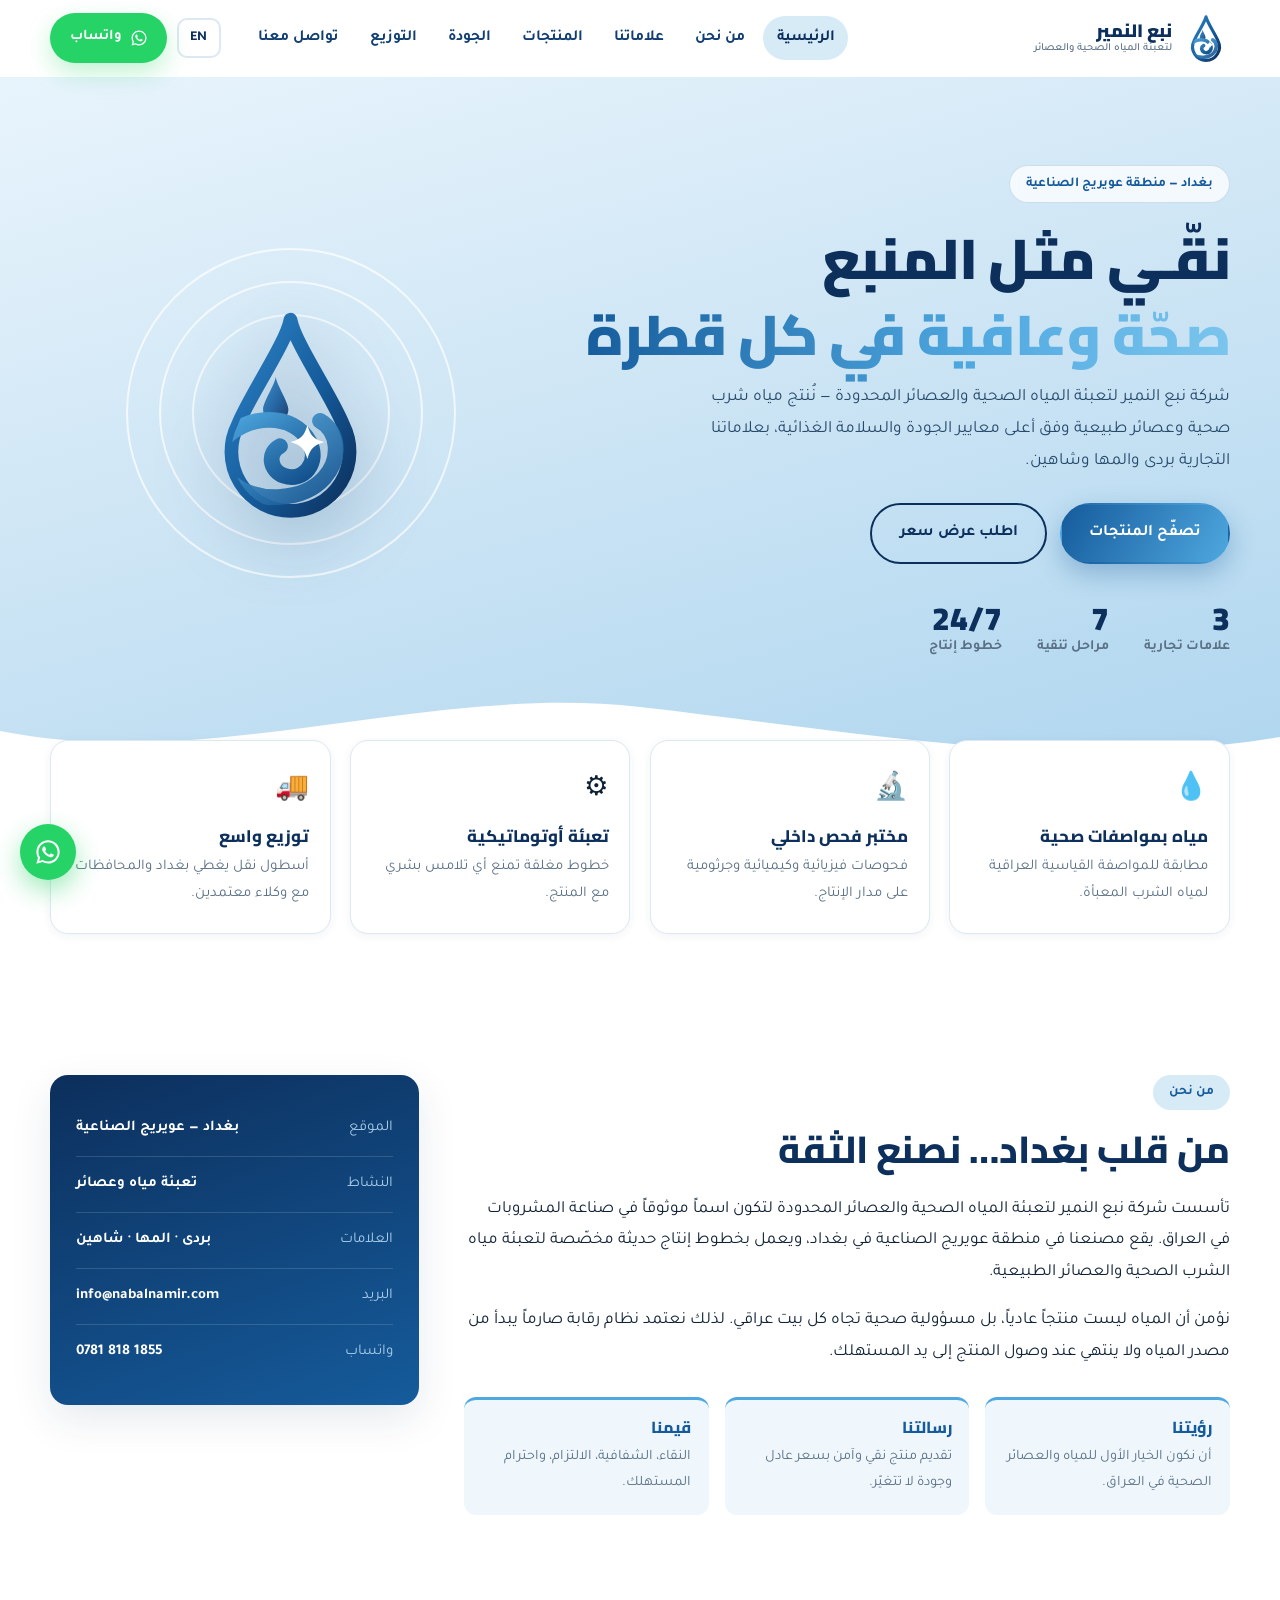
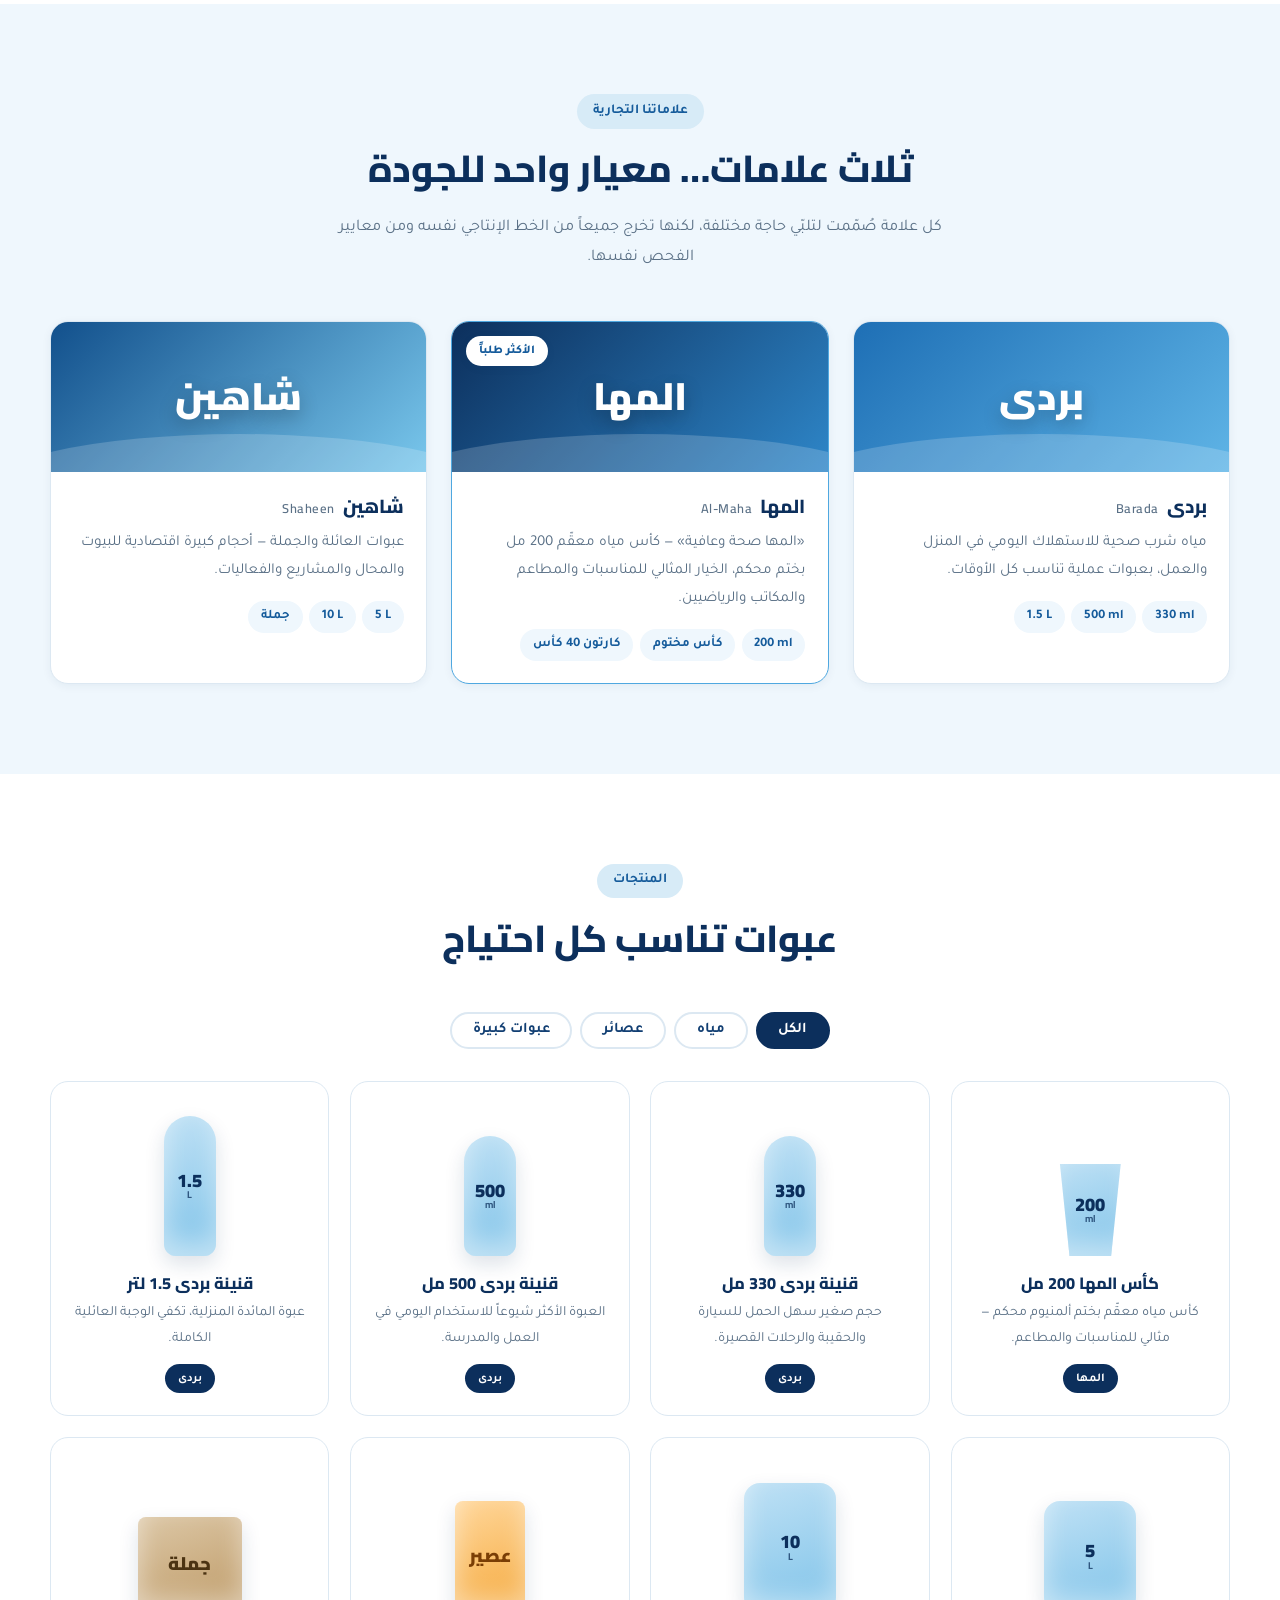
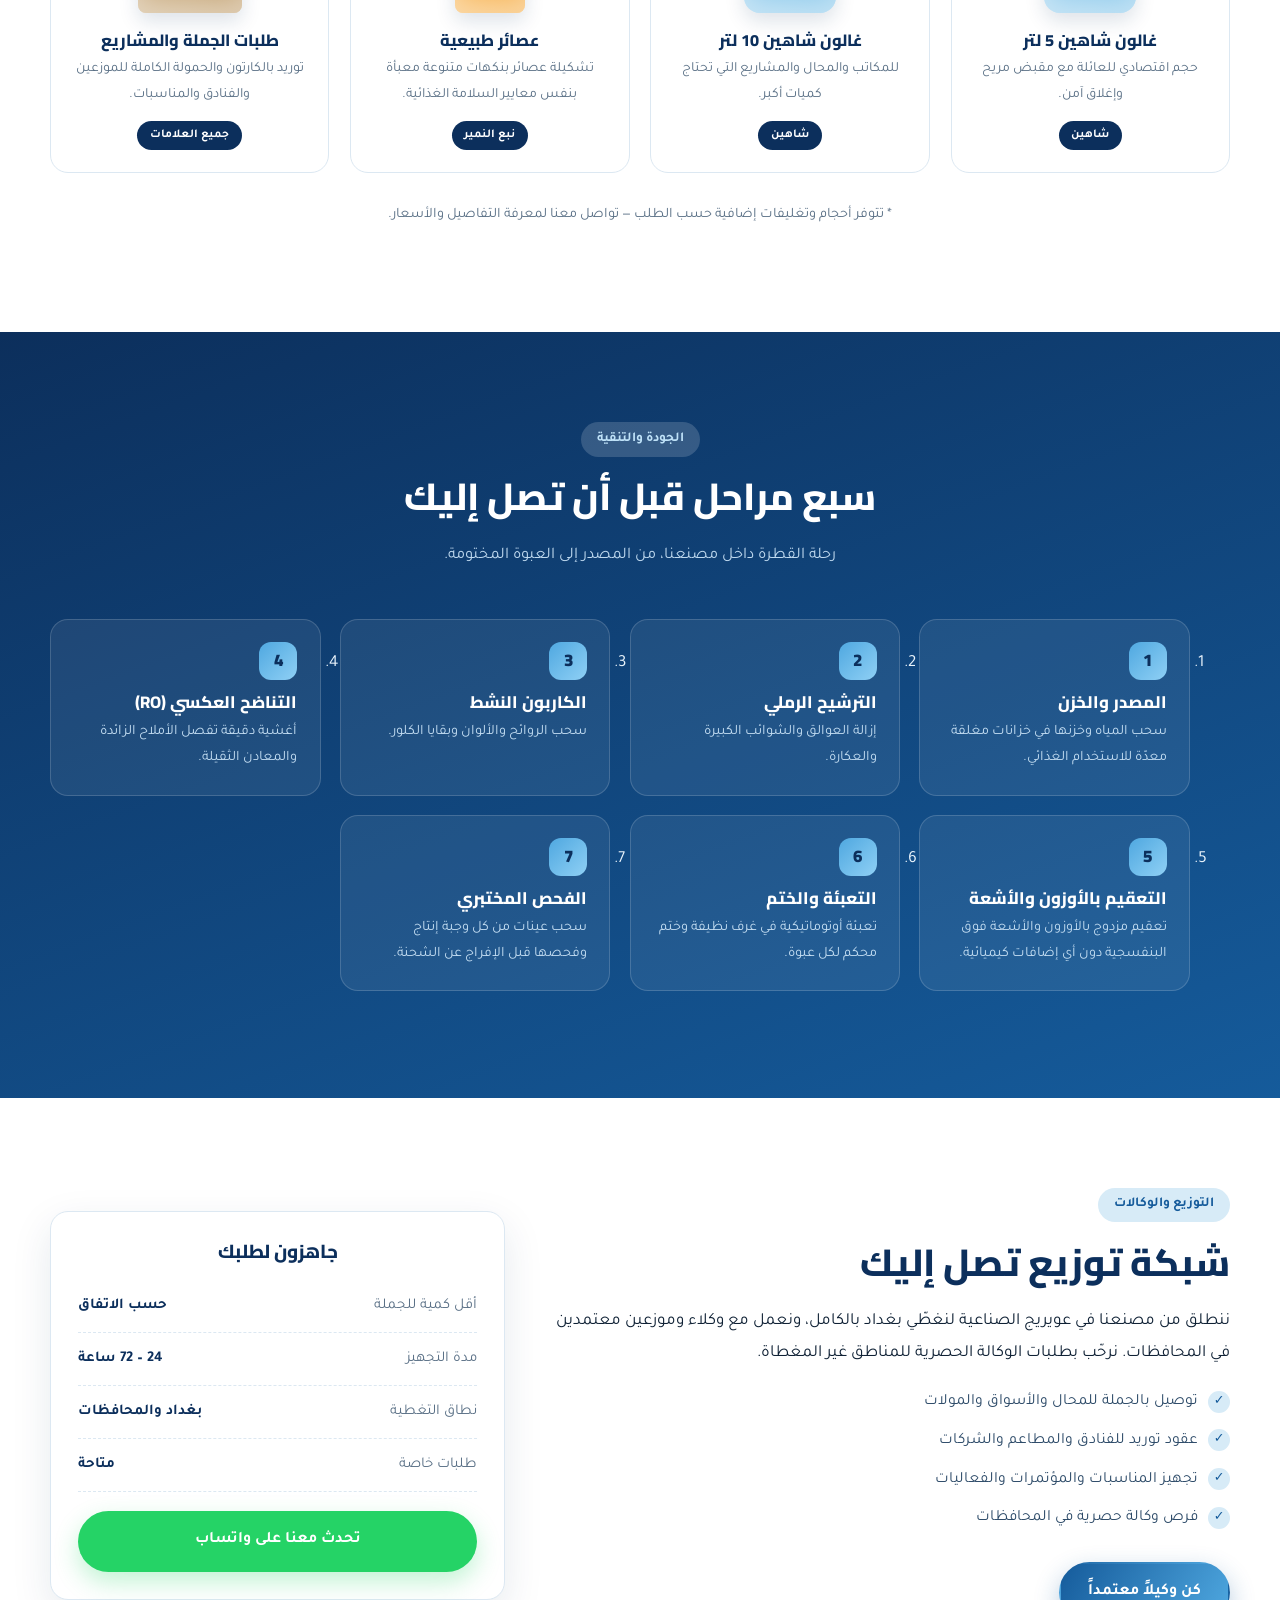
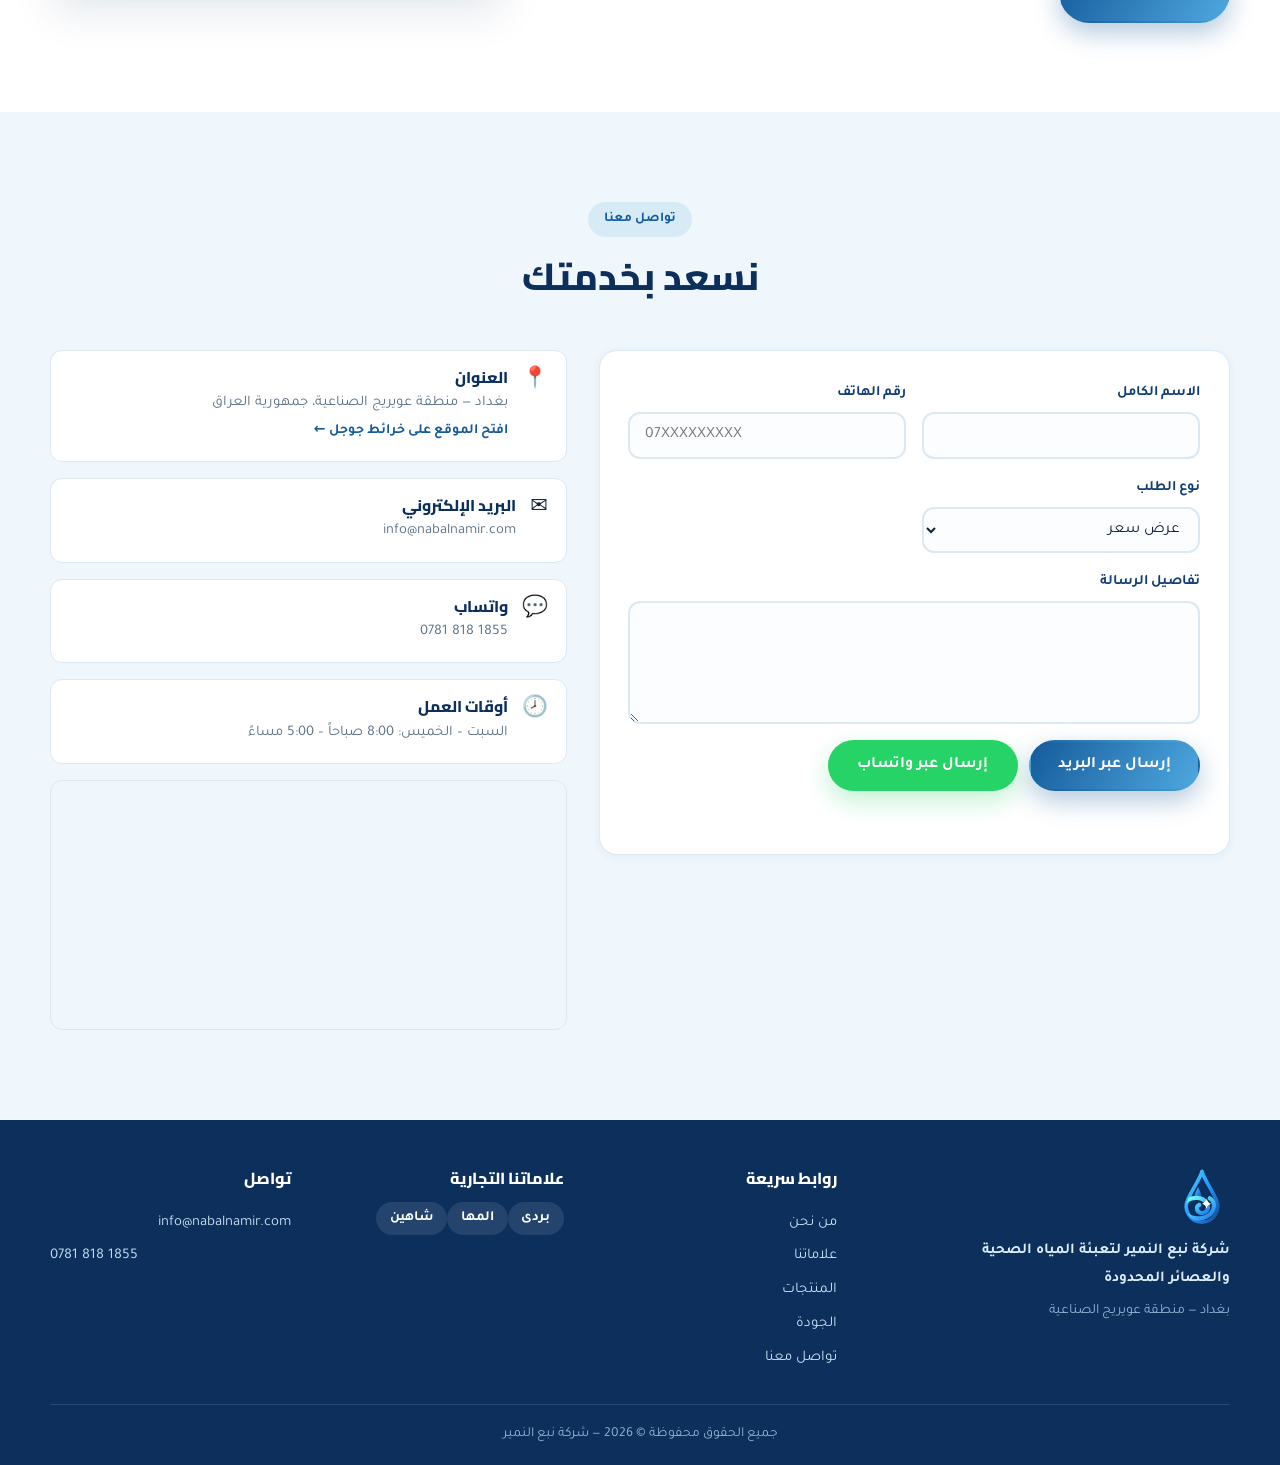
<file: index.html>
<!DOCTYPE html>
<html lang="ar" dir="rtl">
<head>
<meta charset="UTF-8">
<meta name="viewport" content="width=device-width, initial-scale=1">
<title>شركة نبع النمير لتعبئة المياه الصحية والعصائر المحدودة</title>
<meta name="description" content="شركة نبع النمير لتعبئة المياه الصحية والعصائر المحدودة — بغداد، منطقة عويريج الصناعية. مياه شرب صحية وعصائر بعلامات بردى والمها وشاهين.">
<meta name="keywords" content="نبع النمير, مياه, بغداد, عويريج, بردى, المها, شاهين, تعبئة مياه, عصائر, Naba Al-Namir, water, Iraq">
<meta name="theme-color" content="#0C2F5C">
<link rel="icon" href="assets/img/favicon.svg" type="image/svg+xml">
<link rel="canonical" href="https://www.nabalnamir.com/">

<meta property="og:type" content="website">
<meta property="og:title" content="شركة نبع النمير لتعبئة المياه الصحية والعصائر المحدودة">
<meta property="og:description" content="مياه شرب صحية وعصائر — بغداد، منطقة عويريج الصناعية.">
<meta property="og:image" content="assets/img/logo-mark.svg">
<meta property="og:locale" content="ar_IQ">

<link rel="preconnect" href="https://fonts.googleapis.com">
<link rel="preconnect" href="https://fonts.gstatic.com" crossorigin>
<link href="https://fonts.googleapis.com/css2?family=Cairo:wght@400;600;700;900&family=Tajawal:wght@400;500;700;800&display=swap" rel="stylesheet">
<link rel="stylesheet" href="assets/css/style.css">

<script type="application/ld+json">
{
  "@context": "https://schema.org",
  "@type": "Organization",
  "name": "شركة نبع النمير لتعبئة المياه الصحية والعصائر المحدودة",
  "alternateName": "Naba' Al-Namir Company for Healthy Water Bottling & Juices, Ltd.",
  "url": "https://www.nabalnamir.com/",
  "logo": "https://www.nabalnamir.com/assets/img/logo-mark.svg",
  "email": "info@nabalnamir.com",
  "telephone": "+9647818181855",
  "address": {
    "@type": "PostalAddress",
    "streetAddress": "منطقة عويريج الصناعية",
    "addressLocality": "بغداد",
    "addressCountry": "IQ"
  },
  "hasMap": "https://maps.app.goo.gl/KWoWYJ5WnHXxXLu2A",
  "brand": [
    { "@type": "Brand", "name": "بردى" },
    { "@type": "Brand", "name": "المها" },
    { "@type": "Brand", "name": "شاهين" }
  ]
}
</script>
</head>
<body>

<a class="skip-link" href="#main" data-ar="تخطَّ إلى المحتوى" data-en="Skip to content">تخطَّ إلى المحتوى</a>

<!-- ================= HEADER ================= -->
<header class="site-header" id="siteHeader">
  <div class="container header-inner">
    <a class="logo" href="#home" aria-label="نبع النمير">
      <img src="assets/img/logo-mark.svg" alt="" width="52" height="52">
      <span class="logo-text">
        <strong data-ar="نبع النمير" data-en="Naba' Al-Namir">نبع النمير</strong>
        <small data-ar="لتعبئة المياه الصحية والعصائر" data-en="Healthy Water Bottling &amp; Juices">لتعبئة المياه الصحية والعصائر</small>
      </span>
    </a>

    <nav class="main-nav" id="mainNav" aria-label="القائمة الرئيسية">
      <a href="#home" data-ar="الرئيسية" data-en="Home">الرئيسية</a>
      <a href="#about" data-ar="من نحن" data-en="About">من نحن</a>
      <a href="#brands" data-ar="علاماتنا" data-en="Brands">علاماتنا</a>
      <a href="#products" data-ar="المنتجات" data-en="Products">المنتجات</a>
      <a href="#process" data-ar="الجودة" data-en="Quality">الجودة</a>
      <a href="#distribution" data-ar="التوزيع" data-en="Distribution">التوزيع</a>
      <a href="#contact" data-ar="تواصل معنا" data-en="Contact">تواصل معنا</a>
    </nav>

    <div class="header-actions">
      <button class="lang-btn" id="langToggle" type="button" aria-label="تبديل اللغة">EN</button>
      <a class="btn btn-wa header-wa" href="https://wa.me/9647818181855" target="_blank" rel="noopener">
        <svg viewBox="0 0 24 24" width="18" height="18" aria-hidden="true"><path fill="currentColor" d="M12.04 2c-5.5 0-9.96 4.46-9.96 9.96 0 1.76.46 3.45 1.34 4.95L2 22l5.23-1.37a9.9 9.9 0 0 0 4.81 1.23h.01c5.5 0 9.96-4.46 9.96-9.96S17.54 2 12.04 2m0 18.17h-.01a8.2 8.2 0 0 1-4.19-1.15l-.3-.18-3.11.82.83-3.03-.2-.31a8.24 8.24 0 0 1-1.26-4.36c0-4.55 3.7-8.25 8.25-8.25 2.2 0 4.27.86 5.83 2.42a8.2 8.2 0 0 1 2.41 5.84c0 4.55-3.7 8.2-8.25 8.2m4.52-6.16c-.25-.12-1.47-.72-1.69-.81s-.39-.12-.56.12-.64.81-.79.98-.29.19-.54.06a6.7 6.7 0 0 1-1.99-1.23 7.5 7.5 0 0 1-1.38-1.71c-.14-.25-.01-.38.11-.5.11-.11.25-.29.37-.44s.16-.25.25-.41.04-.31-.02-.44-.56-1.35-.77-1.85c-.2-.48-.4-.42-.56-.43h-.47c-.16 0-.43.06-.65.31s-.85.83-.85 2.03.87 2.35.99 2.51 1.71 2.62 4.15 3.67c.58.25 1.03.4 1.39.51.58.19 1.11.16 1.53.1.47-.07 1.44-.59 1.64-1.16s.2-1.05.14-1.16-.22-.18-.47-.3"/></svg>
        <span data-ar="واتساب" data-en="WhatsApp">واتساب</span>
      </a>
      <button class="nav-toggle" id="navToggle" type="button" aria-label="القائمة" aria-expanded="false">
        <span></span><span></span><span></span>
      </button>
    </div>
  </div>
</header>

<main id="main">

<!-- ================= HERO ================= -->
<section class="hero" id="home">
  <div class="hero-bg" aria-hidden="true">
    <span class="bubble b1"></span><span class="bubble b2"></span><span class="bubble b3"></span>
    <span class="bubble b4"></span><span class="bubble b5"></span><span class="bubble b6"></span>
  </div>

  <div class="container hero-inner">
    <div class="hero-copy">
      <span class="eyebrow" data-ar="بغداد — منطقة عويريج الصناعية" data-en="Baghdad — Owairij Industrial Area">بغداد — منطقة عويريج الصناعية</span>
      <h1>
        <span data-ar="نقّـي مثل المنبع" data-en="Pure as the Spring">نقّـي مثل المنبع</span><br>
        <span class="grad" data-ar="صحّة وعافية في كل قطرة" data-en="Health &amp; Wellness in Every Drop">صحّة وعافية في كل قطرة</span>
      </h1>
      <p class="lead" data-ar="شركة نبع النمير لتعبئة المياه الصحية والعصائر المحدودة — نُنتج مياه شرب صحية وعصائر طبيعية وفق أعلى معايير الجودة والسلامة الغذائية، بعلاماتنا التجارية بردى والمها وشاهين."
         data-en="Naba' Al-Namir Company for Healthy Water Bottling &amp; Juices, Ltd. — producing healthy drinking water and natural juices to the highest quality and food-safety standards, under our Barada, Al-Maha and Shaheen brands.">
        شركة نبع النمير لتعبئة المياه الصحية والعصائر المحدودة — نُنتج مياه شرب صحية وعصائر طبيعية وفق أعلى معايير الجودة والسلامة الغذائية، بعلاماتنا التجارية بردى والمها وشاهين.
      </p>
      <div class="hero-cta">
        <a class="btn btn-primary" href="#products" data-ar="تصفّح المنتجات" data-en="Browse Products">تصفّح المنتجات</a>
        <a class="btn btn-ghost" href="#contact" data-ar="اطلب عرض سعر" data-en="Request a Quote">اطلب عرض سعر</a>
      </div>

      <ul class="hero-stats">
        <li><strong>3</strong><span data-ar="علامات تجارية" data-en="Brands">علامات تجارية</span></li>
        <li><strong>7</strong><span data-ar="مراحل تنقية" data-en="Purification Stages">مراحل تنقية</span></li>
        <li><strong>24/7</strong><span data-ar="خطوط إنتاج" data-en="Production Lines">خطوط إنتاج</span></li>
      </ul>
    </div>

    <div class="hero-visual" aria-hidden="true">
      <div class="drop-card">
        <img src="assets/img/logo-mark.svg" alt="" width="220" height="220">
        <div class="ripple r1"></div>
        <div class="ripple r2"></div>
        <div class="ripple r3"></div>
      </div>
    </div>
  </div>

  <div class="wave-divider" aria-hidden="true">
    <svg viewBox="0 0 1440 120" preserveAspectRatio="none"><path d="M0,64 C240,120 480,0 720,32 C960,64 1200,120 1440,72 L1440,120 L0,120 Z" fill="#ffffff"/></svg>
  </div>
</section>

<!-- ================= TRUST BAR ================= -->
<section class="trustbar">
  <div class="container trust-grid">
    <div class="trust-item">
      <span class="ti-icon">💧</span>
      <h3 data-ar="مياه بمواصفات صحية" data-en="Health-Grade Water">مياه بمواصفات صحية</h3>
      <p data-ar="مطابقة للمواصفة القياسية العراقية لمياه الشرب المعبأة." data-en="Compliant with the Iraqi standard for bottled drinking water.">مطابقة للمواصفة القياسية العراقية لمياه الشرب المعبأة.</p>
    </div>
    <div class="trust-item">
      <span class="ti-icon">🔬</span>
      <h3 data-ar="مختبر فحص داخلي" data-en="In-House Laboratory">مختبر فحص داخلي</h3>
      <p data-ar="فحوصات فيزيائية وكيميائية وجرثومية على مدار الإنتاج." data-en="Physical, chemical and microbiological testing throughout production.">فحوصات فيزيائية وكيميائية وجرثومية على مدار الإنتاج.</p>
    </div>
    <div class="trust-item">
      <span class="ti-icon">⚙️</span>
      <h3 data-ar="تعبئة أوتوماتيكية" data-en="Automated Filling">تعبئة أوتوماتيكية</h3>
      <p data-ar="خطوط مغلقة تمنع أي تلامس بشري مع المنتج." data-en="Closed lines that prevent any human contact with the product.">خطوط مغلقة تمنع أي تلامس بشري مع المنتج.</p>
    </div>
    <div class="trust-item">
      <span class="ti-icon">🚚</span>
      <h3 data-ar="توزيع واسع" data-en="Wide Distribution">توزيع واسع</h3>
      <p data-ar="أسطول نقل يغطي بغداد والمحافظات مع وكلاء معتمدين." data-en="A delivery fleet covering Baghdad and the provinces via authorised agents.">أسطول نقل يغطي بغداد والمحافظات مع وكلاء معتمدين.</p>
    </div>
  </div>
</section>

<!-- ================= ABOUT ================= -->
<section class="section" id="about">
  <div class="container about-grid">
    <div class="about-copy">
      <span class="tag" data-ar="من نحن" data-en="About Us">من نحن</span>
      <h2 data-ar="من قلب بغداد… نصنع الثقة" data-en="From the Heart of Baghdad… We Build Trust">من قلب بغداد… نصنع الثقة</h2>
      <p data-ar="تأسست شركة نبع النمير لتعبئة المياه الصحية والعصائر المحدودة لتكون اسماً موثوقاً في صناعة المشروبات في العراق. يقع مصنعنا في منطقة عويريج الصناعية في بغداد، ويعمل بخطوط إنتاج حديثة مخصّصة لتعبئة مياه الشرب الصحية والعصائر الطبيعية."
         data-en="Naba' Al-Namir Company for Healthy Water Bottling &amp; Juices, Ltd. was founded to become a trusted name in Iraq's beverage industry. Our plant is located in the Owairij Industrial Area of Baghdad and operates modern production lines dedicated to bottling healthy drinking water and natural juices.">
        تأسست شركة نبع النمير لتعبئة المياه الصحية والعصائر المحدودة لتكون اسماً موثوقاً في صناعة المشروبات في العراق. يقع مصنعنا في منطقة عويريج الصناعية في بغداد، ويعمل بخطوط إنتاج حديثة مخصّصة لتعبئة مياه الشرب الصحية والعصائر الطبيعية.
      </p>
      <p data-ar="نؤمن أن المياه ليست منتجاً عادياً، بل مسؤولية صحية تجاه كل بيت عراقي. لذلك نعتمد نظام رقابة صارماً يبدأ من مصدر المياه ولا ينتهي عند وصول المنتج إلى يد المستهلك."
         data-en="We believe water is not an ordinary product but a health responsibility toward every Iraqi household. That is why we apply a strict control system that starts at the water source and does not end until the product reaches the consumer.">
        نؤمن أن المياه ليست منتجاً عادياً، بل مسؤولية صحية تجاه كل بيت عراقي. لذلك نعتمد نظام رقابة صارماً يبدأ من مصدر المياه ولا ينتهي عند وصول المنتج إلى يد المستهلك.
      </p>

      <div class="vm-cards">
        <div class="vm">
          <h4 data-ar="رؤيتنا" data-en="Our Vision">رؤيتنا</h4>
          <p data-ar="أن نكون الخيار الأول للمياه والعصائر الصحية في العراق." data-en="To be the first choice for healthy water and juices in Iraq.">أن نكون الخيار الأول للمياه والعصائر الصحية في العراق.</p>
        </div>
        <div class="vm">
          <h4 data-ar="رسالتنا" data-en="Our Mission">رسالتنا</h4>
          <p data-ar="تقديم منتج نقي وآمن بسعر عادل وجودة لا تتغيّر." data-en="Delivering a pure, safe product at a fair price with unchanging quality.">تقديم منتج نقي وآمن بسعر عادل وجودة لا تتغيّر.</p>
        </div>
        <div class="vm">
          <h4 data-ar="قيمنا" data-en="Our Values">قيمنا</h4>
          <p data-ar="النقاء، الشفافية، الالتزام، واحترام المستهلك." data-en="Purity, transparency, commitment and respect for the consumer.">النقاء، الشفافية، الالتزام، واحترام المستهلك.</p>
        </div>
      </div>
    </div>

    <aside class="about-panel">
      <div class="panel-row"><span data-ar="الموقع" data-en="Location">الموقع</span><strong data-ar="بغداد — عويريج الصناعية" data-en="Baghdad — Owairij Industrial">بغداد — عويريج الصناعية</strong></div>
      <div class="panel-row"><span data-ar="النشاط" data-en="Activity">النشاط</span><strong data-ar="تعبئة مياه وعصائر" data-en="Water &amp; juice bottling">تعبئة مياه وعصائر</strong></div>
      <div class="panel-row"><span data-ar="العلامات" data-en="Brands">العلامات</span><strong>بردى · المها · شاهين</strong></div>
      <div class="panel-row"><span data-ar="البريد" data-en="Email">البريد</span><strong><a href="mailto:info@nabalnamir.com">info@nabalnamir.com</a></strong></div>
      <div class="panel-row"><span data-ar="واتساب" data-en="WhatsApp">واتساب</span><strong><a href="https://wa.me/9647818181855" target="_blank" rel="noopener" dir="ltr">0781 818 1855</a></strong></div>
    </aside>
  </div>
</section>

<!-- ================= BRANDS ================= -->
<section class="section section-alt" id="brands">
  <div class="container">
    <header class="section-head">
      <span class="tag" data-ar="علاماتنا التجارية" data-en="Our Brands">علاماتنا التجارية</span>
      <h2 data-ar="ثلاث علامات… معيار واحد للجودة" data-en="Three Brands… One Quality Standard">ثلاث علامات… معيار واحد للجودة</h2>
      <p class="section-sub" data-ar="كل علامة صُمّمت لتلبّي حاجة مختلفة، لكنها تخرج جميعاً من الخط الإنتاجي نفسه ومن معايير الفحص نفسها."
         data-en="Each brand is designed for a different need, yet all come off the same production line and pass the same testing standards.">
        كل علامة صُمّمت لتلبّي حاجة مختلفة، لكنها تخرج جميعاً من الخط الإنتاجي نفسه ومن معايير الفحص نفسها.
      </p>
    </header>

    <div class="brand-grid">
      <article class="brand-card brand-barada">
        <div class="brand-visual" aria-hidden="true"><span class="brand-initial">بردى</span></div>
        <div class="brand-body">
          <h3>بردى <span class="latin">Barada</span></h3>
          <p data-ar="مياه شرب صحية للاستهلاك اليومي في المنزل والعمل، بعبوات عملية تناسب كل الأوقات."
             data-en="Healthy drinking water for daily use at home and at work, in practical packs for every occasion.">
            مياه شرب صحية للاستهلاك اليومي في المنزل والعمل، بعبوات عملية تناسب كل الأوقات.
          </p>
          <ul class="chips">
            <li dir="ltr">330 ml</li><li dir="ltr">500 ml</li><li dir="ltr">1.5 L</li>
          </ul>
        </div>
      </article>

      <article class="brand-card brand-maha featured">
        <span class="ribbon" data-ar="الأكثر طلباً" data-en="Best Seller">الأكثر طلباً</span>
        <div class="brand-visual" aria-hidden="true"><span class="brand-initial">المها</span></div>
        <div class="brand-body">
          <h3>المها <span class="latin">Al-Maha</span></h3>
          <p data-ar="«المها صحة وعافية» — كأس مياه معقّم 200 مل بختم محكم، الخيار المثالي للمناسبات والمطاعم والمكاتب والرياضيين."
             data-en="“Al-Maha — health &amp; wellness”: a sealed 200 ml sterilised water cup, ideal for events, restaurants, offices and athletes.">
            «المها صحة وعافية» — كأس مياه معقّم 200 مل بختم محكم، الخيار المثالي للمناسبات والمطاعم والمكاتب والرياضيين.
          </p>
          <ul class="chips">
            <li dir="ltr">200 ml</li>
            <li data-ar="كأس مختوم" data-en="Sealed cup">كأس مختوم</li>
            <li data-ar="كارتون 40 كأس" data-en="Carton of 40">كارتون 40 كأس</li>
          </ul>
        </div>
      </article>

      <article class="brand-card brand-shaheen">
        <div class="brand-visual" aria-hidden="true"><span class="brand-initial">شاهين</span></div>
        <div class="brand-body">
          <h3>شاهين <span class="latin">Shaheen</span></h3>
          <p data-ar="عبوات العائلة والجملة — أحجام كبيرة اقتصادية للبيوت والمحال والمشاريع والفعاليات."
             data-en="Family and wholesale packs — economical large formats for homes, shops, projects and events.">
            عبوات العائلة والجملة — أحجام كبيرة اقتصادية للبيوت والمحال والمشاريع والفعاليات.
          </p>
          <ul class="chips">
            <li dir="ltr">5 L</li><li dir="ltr">10 L</li><li data-ar="جملة" data-en="Wholesale">جملة</li>
          </ul>
        </div>
      </article>
    </div>
  </div>
</section>

<!-- ================= PRODUCTS ================= -->
<section class="section" id="products">
  <div class="container">
    <header class="section-head">
      <span class="tag" data-ar="المنتجات" data-en="Products">المنتجات</span>
      <h2 data-ar="عبوات تناسب كل احتياج" data-en="A Pack for Every Need">عبوات تناسب كل احتياج</h2>
    </header>

    <div class="filter-bar" role="tablist" aria-label="تصفية المنتجات">
      <button class="filter is-active" data-filter="all" data-ar="الكل" data-en="All">الكل</button>
      <button class="filter" data-filter="water" data-ar="مياه" data-en="Water">مياه</button>
      <button class="filter" data-filter="juice" data-ar="عصائر" data-en="Juices">عصائر</button>
      <button class="filter" data-filter="bulk" data-ar="عبوات كبيرة" data-en="Large Packs">عبوات كبيرة</button>
    </div>

    <div class="product-grid" id="productGrid">
      <article class="product" data-cat="water">
        <div class="p-slot"><div class="p-shape cup"><span>200<small>ml</small></span></div></div>
        <h3 data-ar="كأس المها 200 مل" data-en="Al-Maha Cup 200 ml">كأس المها 200 مل</h3>
        <p data-ar="كأس مياه معقّم بختم ألمنيوم محكم — مثالي للمناسبات والمطاعم." data-en="Sterilised water cup with a sealed foil lid — ideal for events and restaurants.">كأس مياه معقّم بختم ألمنيوم محكم — مثالي للمناسبات والمطاعم.</p>
        <span class="p-brand">المها</span>
      </article>

      <article class="product" data-cat="water">
        <div class="p-slot"><div class="p-shape bottle"><span>330<small>ml</small></span></div></div>
        <h3 data-ar="قنينة بردى 330 مل" data-en="Barada Bottle 330 ml">قنينة بردى 330 مل</h3>
        <p data-ar="حجم صغير سهل الحمل للسيارة والحقيبة والرحلات القصيرة." data-en="A compact, portable size for the car, the bag and short trips.">حجم صغير سهل الحمل للسيارة والحقيبة والرحلات القصيرة.</p>
        <span class="p-brand">بردى</span>
      </article>

      <article class="product" data-cat="water">
        <div class="p-slot"><div class="p-shape bottle"><span>500<small>ml</small></span></div></div>
        <h3 data-ar="قنينة بردى 500 مل" data-en="Barada Bottle 500 ml">قنينة بردى 500 مل</h3>
        <p data-ar="العبوة الأكثر شيوعاً للاستخدام اليومي في العمل والمدرسة." data-en="The most common pack for everyday use at work and at school.">العبوة الأكثر شيوعاً للاستخدام اليومي في العمل والمدرسة.</p>
        <span class="p-brand">بردى</span>
      </article>

      <article class="product" data-cat="water">
        <div class="p-slot"><div class="p-shape bottle tall"><span>1.5<small>L</small></span></div></div>
        <h3 data-ar="قنينة بردى 1.5 لتر" data-en="Barada Bottle 1.5 L">قنينة بردى 1.5 لتر</h3>
        <p data-ar="عبوة المائدة المنزلية، تكفي الوجبة العائلية الكاملة." data-en="The household table pack, enough for a full family meal.">عبوة المائدة المنزلية، تكفي الوجبة العائلية الكاملة.</p>
        <span class="p-brand">بردى</span>
      </article>

      <article class="product" data-cat="bulk">
        <div class="p-slot"><div class="p-shape jug"><span>5<small>L</small></span></div></div>
        <h3 data-ar="غالون شاهين 5 لتر" data-en="Shaheen Jug 5 L">غالون شاهين 5 لتر</h3>
        <p data-ar="حجم اقتصادي للعائلة مع مقبض مريح وإغلاق آمن." data-en="An economical family size with a comfortable handle and secure cap.">حجم اقتصادي للعائلة مع مقبض مريح وإغلاق آمن.</p>
        <span class="p-brand">شاهين</span>
      </article>

      <article class="product" data-cat="bulk">
        <div class="p-slot"><div class="p-shape jug big"><span>10<small>L</small></span></div></div>
        <h3 data-ar="غالون شاهين 10 لتر" data-en="Shaheen Jug 10 L">غالون شاهين 10 لتر</h3>
        <p data-ar="للمكاتب والمحال والمشاريع التي تحتاج كميات أكبر." data-en="For offices, shops and projects that need larger volumes.">للمكاتب والمحال والمشاريع التي تحتاج كميات أكبر.</p>
        <span class="p-brand">شاهين</span>
      </article>

      <article class="product" data-cat="juice">
        <div class="p-slot"><div class="p-shape juice"><span data-ar="عصير" data-en="Juice">عصير</span></div></div>
        <h3 data-ar="عصائر طبيعية" data-en="Natural Juices">عصائر طبيعية</h3>
        <p data-ar="تشكيلة عصائر بنكهات متنوعة معبأة بنفس معايير السلامة الغذائية." data-en="A range of juice flavours bottled to the same food-safety standards.">تشكيلة عصائر بنكهات متنوعة معبأة بنفس معايير السلامة الغذائية.</p>
        <span class="p-brand" data-ar="نبع النمير" data-en="Naba' Al-Namir">نبع النمير</span>
      </article>

      <article class="product" data-cat="bulk">
        <div class="p-slot"><div class="p-shape carton"><span data-ar="جملة" data-en="Bulk">جملة</span></div></div>
        <h3 data-ar="طلبات الجملة والمشاريع" data-en="Wholesale &amp; Project Orders">طلبات الجملة والمشاريع</h3>
        <p data-ar="توريد بالكارتون والحمولة الكاملة للموزعين والفنادق والمناسبات." data-en="Supply by carton or full truckload for distributors, hotels and events.">توريد بالكارتون والحمولة الكاملة للموزعين والفنادق والمناسبات.</p>
        <span class="p-brand" data-ar="جميع العلامات" data-en="All brands">جميع العلامات</span>
      </article>
    </div>

    <p class="note" data-ar="* تتوفر أحجام وتغليفات إضافية حسب الطلب — تواصل معنا لمعرفة التفاصيل والأسعار."
       data-en="* Additional sizes and packaging are available on request — contact us for details and pricing.">
      * تتوفر أحجام وتغليفات إضافية حسب الطلب — تواصل معنا لمعرفة التفاصيل والأسعار.
    </p>
  </div>
</section>

<!-- ================= PROCESS ================= -->
<section class="section section-dark" id="process">
  <div class="container">
    <header class="section-head light">
      <span class="tag" data-ar="الجودة والتنقية" data-en="Quality &amp; Purification">الجودة والتنقية</span>
      <h2 data-ar="سبع مراحل قبل أن تصل إليك" data-en="Seven Stages Before It Reaches You">سبع مراحل قبل أن تصل إليك</h2>
      <p class="section-sub" data-ar="رحلة القطرة داخل مصنعنا، من المصدر إلى العبوة المختومة."
         data-en="The journey of a drop inside our plant, from source to sealed pack.">رحلة القطرة داخل مصنعنا، من المصدر إلى العبوة المختومة.</p>
    </header>

    <ol class="steps">
      <li><span class="step-n">1</span><h3 data-ar="المصدر والخزن" data-en="Source &amp; Storage">المصدر والخزن</h3><p data-ar="سحب المياه وخزنها في خزانات مغلقة معدّة للاستخدام الغذائي." data-en="Water is drawn and stored in closed, food-grade tanks.">سحب المياه وخزنها في خزانات مغلقة معدّة للاستخدام الغذائي.</p></li>
      <li><span class="step-n">2</span><h3 data-ar="الترشيح الرملي" data-en="Sand Filtration">الترشيح الرملي</h3><p data-ar="إزالة العوالق والشوائب الكبيرة والعكارة." data-en="Removal of suspended solids, coarse impurities and turbidity.">إزالة العوالق والشوائب الكبيرة والعكارة.</p></li>
      <li><span class="step-n">3</span><h3 data-ar="الكاربون النشط" data-en="Activated Carbon">الكاربون النشط</h3><p data-ar="سحب الروائح والألوان وبقايا الكلور." data-en="Strips odours, colour and residual chlorine.">سحب الروائح والألوان وبقايا الكلور.</p></li>
      <li><span class="step-n">4</span><h3 data-ar="التناضح العكسي (RO)" data-en="Reverse Osmosis (RO)">التناضح العكسي (RO)</h3><p data-ar="أغشية دقيقة تفصل الأملاح الزائدة والمعادن الثقيلة." data-en="Fine membranes separate excess salts and heavy metals.">أغشية دقيقة تفصل الأملاح الزائدة والمعادن الثقيلة.</p></li>
      <li><span class="step-n">5</span><h3 data-ar="التعقيم بالأوزون والأشعة" data-en="Ozone &amp; UV Sterilisation">التعقيم بالأوزون والأشعة</h3><p data-ar="تعقيم مزدوج بالأوزون والأشعة فوق البنفسجية دون أي إضافات كيميائية." data-en="Dual ozone and ultraviolet sterilisation with no chemical additives.">تعقيم مزدوج بالأوزون والأشعة فوق البنفسجية دون أي إضافات كيميائية.</p></li>
      <li><span class="step-n">6</span><h3 data-ar="التعبئة والختم" data-en="Filling &amp; Sealing">التعبئة والختم</h3><p data-ar="تعبئة أوتوماتيكية في غرف نظيفة وختم محكم لكل عبوة." data-en="Automated filling in clean rooms with a tight seal on every pack.">تعبئة أوتوماتيكية في غرف نظيفة وختم محكم لكل عبوة.</p></li>
      <li><span class="step-n">7</span><h3 data-ar="الفحص المختبري" data-en="Laboratory Testing">الفحص المختبري</h3><p data-ar="سحب عينات من كل وجبة إنتاج وفحصها قبل الإفراج عن الشحنة." data-en="Samples from every batch are tested before the shipment is released.">سحب عينات من كل وجبة إنتاج وفحصها قبل الإفراج عن الشحنة.</p></li>
    </ol>
  </div>
</section>

<!-- ================= DISTRIBUTION ================= -->
<section class="section" id="distribution">
  <div class="container dist-grid">
    <div>
      <span class="tag" data-ar="التوزيع والوكالات" data-en="Distribution &amp; Agencies">التوزيع والوكالات</span>
      <h2 data-ar="شبكة توزيع تصل إليك" data-en="A Distribution Network That Reaches You">شبكة توزيع تصل إليك</h2>
      <p data-ar="ننطلق من مصنعنا في عويريج الصناعية لنغطّي بغداد بالكامل، ونعمل مع وكلاء وموزعين معتمدين في المحافظات. نرحّب بطلبات الوكالة الحصرية للمناطق غير المغطاة."
         data-en="From our plant in the Owairij Industrial Area we cover all of Baghdad, and we work with authorised agents and distributors across the provinces. We welcome exclusive-agency applications for uncovered areas.">
        ننطلق من مصنعنا في عويريج الصناعية لنغطّي بغداد بالكامل، ونعمل مع وكلاء وموزعين معتمدين في المحافظات. نرحّب بطلبات الوكالة الحصرية للمناطق غير المغطاة.
      </p>
      <ul class="tick-list">
        <li data-ar="توصيل بالجملة للمحال والأسواق والمولات" data-en="Wholesale delivery to shops, markets and malls">توصيل بالجملة للمحال والأسواق والمولات</li>
        <li data-ar="عقود توريد للفنادق والمطاعم والشركات" data-en="Supply contracts for hotels, restaurants and companies">عقود توريد للفنادق والمطاعم والشركات</li>
        <li data-ar="تجهيز المناسبات والمؤتمرات والفعاليات" data-en="Supply for events, conferences and occasions">تجهيز المناسبات والمؤتمرات والفعاليات</li>
        <li data-ar="فرص وكالة حصرية في المحافظات" data-en="Exclusive agency opportunities in the provinces">فرص وكالة حصرية في المحافظات</li>
      </ul>
      <a class="btn btn-primary" href="#contact" data-ar="كن وكيلاً معتمداً" data-en="Become an Authorised Agent">كن وكيلاً معتمداً</a>
    </div>

    <div class="dist-card">
      <h3 data-ar="جاهزون لطلبك" data-en="Ready for Your Order">جاهزون لطلبك</h3>
      <div class="dist-row"><span data-ar="أقل كمية للجملة" data-en="Minimum wholesale order">أقل كمية للجملة</span><strong data-ar="حسب الاتفاق" data-en="By agreement">حسب الاتفاق</strong></div>
      <div class="dist-row"><span data-ar="مدة التجهيز" data-en="Lead time">مدة التجهيز</span><strong data-ar="24 – 72 ساعة" data-en="24 – 72 hours">24 – 72 ساعة</strong></div>
      <div class="dist-row"><span data-ar="نطاق التغطية" data-en="Coverage">نطاق التغطية</span><strong data-ar="بغداد والمحافظات" data-en="Baghdad &amp; provinces">بغداد والمحافظات</strong></div>
      <div class="dist-row"><span data-ar="طلبات خاصة" data-en="Private label">طلبات خاصة</span><strong data-ar="متاحة" data-en="Available">متاحة</strong></div>
      <a class="btn btn-wa full" href="https://wa.me/9647818181855?text=%D8%A7%D9%84%D8%B3%D9%84%D8%A7%D9%85%20%D8%B9%D9%84%D9%8A%D9%83%D9%85%D8%8C%20%D8%A3%D8%B1%D8%BA%D8%A8%20%D8%A8%D8%A7%D9%84%D8%A7%D8%B3%D8%AA%D9%81%D8%B3%D8%A7%D8%B1%20%D8%B9%D9%86%20%D9%85%D9%86%D8%AA%D8%AC%D8%A7%D8%AA%20%D9%86%D8%A8%D8%B9%20%D8%A7%D9%84%D9%86%D9%85%D9%8A%D8%B1" target="_blank" rel="noopener" data-ar="تحدث معنا على واتساب" data-en="Chat with us on WhatsApp">تحدث معنا على واتساب</a>
    </div>
  </div>
</section>

<!-- ================= CONTACT ================= -->
<section class="section section-alt" id="contact">
  <div class="container">
    <header class="section-head">
      <span class="tag" data-ar="تواصل معنا" data-en="Contact Us">تواصل معنا</span>
      <h2 data-ar="نسعد بخدمتك" data-en="We're Happy to Help">نسعد بخدمتك</h2>
    </header>

    <div class="contact-grid">
      <form class="contact-form" id="contactForm" novalidate>
        <div class="field">
          <label for="name" data-ar="الاسم الكامل" data-en="Full name">الاسم الكامل</label>
          <input type="text" id="name" name="name" required autocomplete="name">
        </div>
        <div class="field">
          <label for="phone" data-ar="رقم الهاتف" data-en="Phone number">رقم الهاتف</label>
          <input type="tel" id="phone" name="phone" dir="ltr" required autocomplete="tel" placeholder="07XXXXXXXXX">
        </div>
        <div class="field">
          <label for="subject" data-ar="نوع الطلب" data-en="Request type">نوع الطلب</label>
          <select id="subject" name="subject">
            <option value="quote" data-ar="عرض سعر" data-en="Price quote">عرض سعر</option>
            <option value="agency" data-ar="طلب وكالة / توزيع" data-en="Agency / distribution">طلب وكالة / توزيع</option>
            <option value="bulk" data-ar="طلب جملة" data-en="Wholesale order">طلب جملة</option>
            <option value="other" data-ar="استفسار عام" data-en="General enquiry">استفسار عام</option>
          </select>
        </div>
        <div class="field full">
          <label for="message" data-ar="تفاصيل الرسالة" data-en="Message details">تفاصيل الرسالة</label>
          <textarea id="message" name="message" rows="5" required></textarea>
        </div>
        <div class="form-actions">
          <button class="btn btn-primary" type="submit" data-ar="إرسال عبر البريد" data-en="Send by email">إرسال عبر البريد</button>
          <button class="btn btn-wa" type="button" id="sendWhatsapp" data-ar="إرسال عبر واتساب" data-en="Send via WhatsApp">إرسال عبر واتساب</button>
        </div>
        <p class="form-note" id="formNote" role="status" aria-live="polite"></p>
      </form>

      <div class="contact-info">
        <div class="ci-item">
          <span class="ci-icon">📍</span>
          <div>
            <h4 data-ar="العنوان" data-en="Address">العنوان</h4>
            <p data-ar="بغداد — منطقة عويريج الصناعية، جمهورية العراق" data-en="Baghdad — Owairij Industrial Area, Republic of Iraq">بغداد — منطقة عويريج الصناعية، جمهورية العراق</p>
            <p class="map-link"><a href="https://maps.app.goo.gl/KWoWYJ5WnHXxXLu2A" target="_blank" rel="noopener" data-ar="افتح الموقع على خرائط جوجل ←" data-en="Open in Google Maps →">افتح الموقع على خرائط جوجل ←</a></p>
          </div>
        </div>
        <div class="ci-item">
          <span class="ci-icon">✉️</span>
          <div>
            <h4 data-ar="البريد الإلكتروني" data-en="Email">البريد الإلكتروني</h4>
            <p><a href="mailto:info@nabalnamir.com">info@nabalnamir.com</a></p>
          </div>
        </div>
        <div class="ci-item">
          <span class="ci-icon">💬</span>
          <div>
            <h4 data-ar="واتساب" data-en="WhatsApp">واتساب</h4>
            <p><a href="https://wa.me/9647818181855" target="_blank" rel="noopener" dir="ltr">0781 818 1855</a></p>
          </div>
        </div>
        <div class="ci-item">
          <span class="ci-icon">🕗</span>
          <div>
            <h4 data-ar="أوقات العمل" data-en="Working hours">أوقات العمل</h4>
            <p data-ar="السبت – الخميس: 8:00 صباحاً – 5:00 مساءً" data-en="Saturday – Thursday: 8:00 AM – 5:00 PM">السبت – الخميس: 8:00 صباحاً – 5:00 مساءً</p>
          </div>
        </div>

        <div class="map-embed">
          <iframe
            title="موقع المصنع على الخريطة"
            src="https://maps.google.com/maps?q=Owairij%20Industrial%20Area%2C%20Baghdad%2C%20Iraq&z=15&output=embed"
            loading="lazy" referrerpolicy="no-referrer-when-downgrade" allowfullscreen></iframe>
        </div>
      </div>
    </div>
  </div>
</section>

</main>

<!-- ================= FOOTER ================= -->
<footer class="site-footer">
  <div class="container footer-grid">
    <div class="f-brand">
      <img src="assets/img/logo-mark.svg" alt="" width="56" height="56">
      <p data-ar="شركة نبع النمير لتعبئة المياه الصحية والعصائر المحدودة" data-en="Naba' Al-Namir Company for Healthy Water Bottling &amp; Juices, Ltd.">شركة نبع النمير لتعبئة المياه الصحية والعصائر المحدودة</p>
      <p class="muted" data-ar="بغداد — منطقة عويريج الصناعية" data-en="Baghdad — Owairij Industrial Area">بغداد — منطقة عويريج الصناعية</p>
    </div>
    <nav class="f-links" aria-label="روابط سريعة">
      <h4 data-ar="روابط سريعة" data-en="Quick links">روابط سريعة</h4>
      <a href="#about" data-ar="من نحن" data-en="About">من نحن</a>
      <a href="#brands" data-ar="علاماتنا" data-en="Brands">علاماتنا</a>
      <a href="#products" data-ar="المنتجات" data-en="Products">المنتجات</a>
      <a href="#process" data-ar="الجودة" data-en="Quality">الجودة</a>
      <a href="#contact" data-ar="تواصل معنا" data-en="Contact">تواصل معنا</a>
    </nav>
    <div class="f-brands">
      <h4 data-ar="علاماتنا التجارية" data-en="Our brands">علاماتنا التجارية</h4>
      <span>بردى</span><span>المها</span><span>شاهين</span>
    </div>
    <div class="f-contact">
      <h4 data-ar="تواصل" data-en="Get in touch">تواصل</h4>
      <a href="mailto:info@nabalnamir.com">info@nabalnamir.com</a>
      <a href="https://wa.me/9647818181855" target="_blank" rel="noopener" dir="ltr">0781 818 1855</a>
    </div>
  </div>
  <div class="container footer-bottom">
    <p><span data-ar="جميع الحقوق محفوظة" data-en="All rights reserved">جميع الحقوق محفوظة</span> © <span id="year">2026</span> — <span data-ar="شركة نبع النمير" data-en="Naba' Al-Namir Company">شركة نبع النمير</span></p>
  </div>
</footer>

<a class="wa-float" href="https://wa.me/9647818181855" target="_blank" rel="noopener" aria-label="واتساب">
  <svg viewBox="0 0 24 24" width="28" height="28" aria-hidden="true"><path fill="currentColor" d="M12.04 2c-5.5 0-9.96 4.46-9.96 9.96 0 1.76.46 3.45 1.34 4.95L2 22l5.23-1.37a9.9 9.9 0 0 0 4.81 1.23h.01c5.5 0 9.96-4.46 9.96-9.96S17.54 2 12.04 2m0 18.17h-.01a8.2 8.2 0 0 1-4.19-1.15l-.3-.18-3.11.82.83-3.03-.2-.31a8.24 8.24 0 0 1-1.26-4.36c0-4.55 3.7-8.25 8.25-8.25 2.2 0 4.27.86 5.83 2.42a8.2 8.2 0 0 1 2.41 5.84c0 4.55-3.7 8.2-8.25 8.2m4.52-6.16c-.25-.12-1.47-.72-1.69-.81s-.39-.12-.56.12-.64.81-.79.98-.29.19-.54.06a6.7 6.7 0 0 1-1.99-1.23 7.5 7.5 0 0 1-1.38-1.71c-.14-.25-.01-.38.11-.5.11-.11.25-.29.37-.44s.16-.25.25-.41.04-.31-.02-.44-.56-1.35-.77-1.85c-.2-.48-.4-.42-.56-.43h-.47c-.16 0-.43.06-.65.31s-.85.83-.85 2.03.87 2.35.99 2.51 1.71 2.62 4.15 3.67c.58.25 1.03.4 1.39.51.58.19 1.11.16 1.53.1.47-.07 1.44-.59 1.64-1.16s.2-1.05.14-1.16-.22-.18-.47-.3"/></svg>
</a>

<script src="assets/js/main.js"></script>
</body>
</html>
</file>
<file: assets/css/style.css>
/* ============================================================
   Naba' Al-Namir — Healthy Water Bottling & Juices
   Brand palette taken from the company logo
   ============================================================ */

:root{
  --navy:#0C2F5C;
  --navy-2:#123F73;
  --blue:#155B9B;
  --blue-2:#2E86C8;
  --sky:#4FA8E0;
  --sky-soft:#D7EBF7;
  --sky-tint:#EFF7FD;
  --ink:#0F2135;
  --muted:#5A7086;
  --line:#DCE8F2;
  --white:#fff;
  --wa:#25D366;
  --radius:18px;
  --radius-sm:12px;
  --shadow-sm:0 2px 10px rgba(12,47,92,.06);
  --shadow:0 14px 40px rgba(12,47,92,.10);
  --shadow-lg:0 24px 60px rgba(12,47,92,.16);
  --maxw:1180px;
  --font:"Tajawal","Cairo",system-ui,-apple-system,"Segoe UI",sans-serif;
}

*,*::before,*::after{box-sizing:border-box}
html{scroll-behavior:smooth;scroll-padding-top:88px}
body{
  margin:0;font-family:var(--font);color:var(--ink);background:var(--white);
  font-size:17px;line-height:1.85;-webkit-font-smoothing:antialiased;overflow-x:hidden;
}
img,svg{max-width:100%;height:auto;display:block}
a{color:inherit;text-decoration:none}
h1,h2,h3,h4{font-family:"Cairo","Tajawal",sans-serif;line-height:1.35;margin:0 0 .5em;font-weight:800;color:var(--navy)}
h1{font-size:clamp(2rem,4.6vw,3.5rem);font-weight:900;letter-spacing:-.01em}
h2{font-size:clamp(1.55rem,3vw,2.35rem)}
h3{font-size:1.18rem}
p{margin:0 0 1em}
ul{margin:0;padding:0;list-style:none}
button{font-family:inherit}

.container{width:min(100% - 2.5rem,var(--maxw));margin-inline:auto}
.section{padding:clamp(3.5rem,7vw,6rem) 0}
.section-alt{background:var(--sky-tint)}
.section-dark{background:linear-gradient(160deg,var(--navy) 0%,var(--blue) 100%);color:#EAF4FC}
.section-dark h2,.section-dark h3{color:#fff}

.skip-link{position:absolute;inset-inline-start:-9999px;top:0;background:var(--navy);color:#fff;padding:.7rem 1.2rem;z-index:200;border-radius:0 0 10px 10px}
.skip-link:focus{inset-inline-start:1rem}

/* ---------- buttons ---------- */
.btn{
  display:inline-flex;align-items:center;justify-content:center;gap:.5rem;
  padding:.85rem 1.7rem;border-radius:999px;font-weight:700;font-size:1rem;
  border:2px solid transparent;cursor:pointer;transition:transform .2s,box-shadow .2s,background .2s,color .2s;
}
.btn:hover{transform:translateY(-2px)}
.btn-primary{background:linear-gradient(120deg,var(--blue) 0%,var(--sky) 100%);color:#fff;box-shadow:0 10px 26px rgba(21,91,155,.32)}
.btn-primary:hover{box-shadow:0 16px 34px rgba(21,91,155,.42)}
.btn-ghost{border-color:var(--navy);color:var(--navy);background:transparent}
.btn-ghost:hover{background:var(--navy);color:#fff}
.btn-wa{background:var(--wa);color:#fff;box-shadow:0 10px 24px rgba(37,211,102,.28)}
.btn-wa:hover{background:#1FB855}
.btn.full{width:100%;margin-top:1.2rem}

/* ---------- header ---------- */
.site-header{
  position:sticky;top:0;z-index:100;background:rgba(255,255,255,.88);
  backdrop-filter:blur(14px);-webkit-backdrop-filter:blur(14px);
  border-bottom:1px solid transparent;transition:box-shadow .25s,border-color .25s;
}
.site-header.scrolled{box-shadow:var(--shadow-sm);border-color:var(--line)}
.header-inner{display:flex;align-items:center;gap:1rem;min-height:76px}
.logo{display:flex;align-items:center;gap:.65rem;flex-shrink:0}
.logo img{width:48px;height:48px}
.logo-text{display:flex;flex-direction:column;line-height:1.25}
.logo-text strong{font-family:"Cairo",sans-serif;font-size:1.12rem;font-weight:900;color:var(--navy)}
.logo-text small{font-size:.68rem;color:var(--muted);font-weight:500}

.main-nav{display:flex;gap:.25rem;margin-inline-start:auto}
.main-nav a{
  padding:.5rem .85rem;border-radius:999px;font-weight:600;font-size:.97rem;color:var(--navy-2);
  transition:background .2s,color .2s;position:relative;
}
.main-nav a:hover,.main-nav a.active{background:var(--sky-soft);color:var(--navy)}

.header-actions{display:flex;align-items:center;gap:.6rem;margin-inline-start:.5rem}
.lang-btn{
  width:44px;height:40px;border-radius:10px;border:2px solid var(--line);background:#fff;
  color:var(--navy);font-weight:800;font-size:.85rem;cursor:pointer;transition:.2s;
}
.lang-btn:hover{border-color:var(--sky);color:var(--blue)}
.header-wa{padding:.6rem 1.1rem;font-size:.92rem}

.nav-toggle{display:none;width:44px;height:40px;border:2px solid var(--line);background:#fff;border-radius:10px;cursor:pointer;padding:0;position:relative}
.nav-toggle span{display:block;width:20px;height:2px;background:var(--navy);margin:4px auto;border-radius:2px;transition:.25s}
.nav-toggle[aria-expanded="true"] span:nth-child(1){transform:translateY(6px) rotate(45deg)}
.nav-toggle[aria-expanded="true"] span:nth-child(2){opacity:0}
.nav-toggle[aria-expanded="true"] span:nth-child(3){transform:translateY(-6px) rotate(-45deg)}

/* ---------- hero ---------- */
.hero{position:relative;background:linear-gradient(165deg,#E8F4FC 0%,#CFE6F5 45%,#AFD6EF 100%);padding:clamp(3rem,7vw,5.5rem) 0 7rem;overflow:hidden}
.hero-bg{position:absolute;inset:0;pointer-events:none}
.bubble{position:absolute;border-radius:50%;background:rgba(255,255,255,.45);animation:rise linear infinite}
.b1{width:16px;height:16px;left:8%;bottom:-30px;animation-duration:16s}
.b2{width:28px;height:28px;left:22%;bottom:-60px;animation-duration:21s;animation-delay:2s}
.b3{width:12px;height:12px;left:41%;bottom:-20px;animation-duration:14s;animation-delay:4s}
.b4{width:36px;height:36px;left:63%;bottom:-70px;animation-duration:24s;animation-delay:1s}
.b5{width:20px;height:20px;left:78%;bottom:-40px;animation-duration:18s;animation-delay:6s}
.b6{width:14px;height:14px;left:91%;bottom:-25px;animation-duration:15s;animation-delay:3s}
@keyframes rise{to{transform:translateY(-115vh)}}

.hero-inner{position:relative;display:grid;grid-template-columns:1.15fr .85fr;gap:3rem;align-items:center}
.eyebrow{
  display:inline-block;background:rgba(255,255,255,.75);color:var(--blue);
  padding:.35rem 1rem;border-radius:999px;font-weight:700;font-size:.85rem;margin-bottom:1.1rem;
  border:1px solid rgba(21,91,155,.18);
}
.hero h1{margin-bottom:.6rem}
.grad{background:linear-gradient(100deg,var(--blue) 0%,var(--sky) 60%,#7CC6EE 100%);-webkit-background-clip:text;background-clip:text;color:transparent}
.lead{font-size:1.08rem;color:#284A6B;max-width:56ch}
.hero-cta{display:flex;flex-wrap:wrap;gap:.8rem;margin-top:1.6rem}

.hero-stats{display:flex;gap:2.2rem;margin-top:2.4rem;flex-wrap:wrap}
.hero-stats li{display:flex;flex-direction:column}
.hero-stats strong{font-family:"Cairo",sans-serif;font-size:2rem;font-weight:900;color:var(--navy);line-height:1}
.hero-stats span{font-size:.88rem;color:var(--muted);font-weight:600}

.hero-visual{display:flex;justify-content:center}
.drop-card{position:relative;width:min(330px,80vw);aspect-ratio:1;display:grid;place-items:center}
.drop-card img{width:64%;position:relative;z-index:2;filter:drop-shadow(0 18px 34px rgba(12,47,92,.28));animation:float 6s ease-in-out infinite}
@keyframes float{0%,100%{transform:translateY(0)}50%{transform:translateY(-14px)}}
.ripple{position:absolute;border-radius:50%;border:2px solid rgba(255,255,255,.7);animation:pulse 4s ease-out infinite}
.r1{width:60%;height:60%}
.r2{width:80%;height:80%;animation-delay:1.3s}
.r3{width:100%;height:100%;animation-delay:2.6s}
@keyframes pulse{0%{transform:scale(.8);opacity:.9}100%{transform:scale(1.25);opacity:0}}

.wave-divider{position:absolute;bottom:-1px;left:0;width:100%;line-height:0}
.wave-divider svg{width:100%;height:90px}

/* ---------- trust bar ---------- */
.trustbar{background:#fff;padding:0 0 clamp(2rem,4vw,3.5rem)}
.trust-grid{display:grid;grid-template-columns:repeat(4,1fr);gap:1.2rem;margin-top:-2rem;position:relative;z-index:3}
.trust-item{background:#fff;border:1px solid var(--line);border-radius:var(--radius);padding:1.6rem 1.3rem;box-shadow:var(--shadow-sm);transition:transform .25s,box-shadow .25s}
.trust-item:hover{transform:translateY(-5px);box-shadow:var(--shadow)}
.ti-icon{font-size:1.7rem;display:block;margin-bottom:.5rem}
.trust-item h3{font-size:1.05rem;margin-bottom:.3rem}
.trust-item p{font-size:.93rem;color:var(--muted);margin:0}

/* ---------- section heads ---------- */
.section-head{text-align:center;max-width:70ch;margin:0 auto clamp(2rem,4vw,3rem)}
.tag{
  display:inline-block;background:var(--sky-soft);color:var(--blue);font-weight:700;font-size:.85rem;
  padding:.3rem 1rem;border-radius:999px;margin-bottom:.9rem;
}
.section-head.light .tag{background:rgba(255,255,255,.16);color:#BFE2F8}
.section-sub{color:var(--muted);font-size:1.02rem;margin:0}
.section-dark .section-sub{color:#BFD9EF}

/* ---------- about ---------- */
.about-grid{display:grid;grid-template-columns:1.35fr .65fr;gap:2.8rem;align-items:start}
.vm-cards{display:grid;grid-template-columns:repeat(3,1fr);gap:1rem;margin-top:1.8rem}
.vm{background:var(--sky-tint);border-radius:var(--radius-sm);padding:1.1rem;border-top:3px solid var(--sky)}
.vm h4{margin:0 0 .3rem;font-size:1rem;color:var(--blue)}
.vm p{margin:0;font-size:.9rem;color:var(--muted)}

.about-panel{background:linear-gradient(160deg,var(--navy),var(--blue));color:#EAF4FC;border-radius:var(--radius);padding:1.6rem;box-shadow:var(--shadow)}
.panel-row{display:flex;justify-content:space-between;gap:1rem;padding:.85rem 0;border-bottom:1px solid rgba(255,255,255,.14);font-size:.94rem;flex-wrap:wrap}
.panel-row:last-child{border-bottom:0}
.panel-row span{color:#A9CDE9}
.panel-row strong{color:#fff;font-weight:700}
.panel-row a:hover{text-decoration:underline}

/* ---------- brands ---------- */
.brand-grid{display:grid;grid-template-columns:repeat(3,1fr);gap:1.5rem}
.brand-card{position:relative;background:#fff;border-radius:var(--radius);overflow:hidden;box-shadow:var(--shadow-sm);border:1px solid var(--line);transition:transform .28s,box-shadow .28s}
.brand-card:hover{transform:translateY(-8px);box-shadow:var(--shadow-lg)}
.brand-card.featured{border-color:var(--sky)}
.brand-visual{height:150px;display:grid;place-items:center;position:relative;overflow:hidden}
.brand-barada .brand-visual{background:linear-gradient(135deg,#1E6FB5,#5FB4E6)}
.brand-maha .brand-visual{background:linear-gradient(135deg,#0C2F5C,#2E86C8)}
.brand-shaheen .brand-visual{background:linear-gradient(135deg,#12508C,#79C7EC)}
.brand-visual::after{content:"";position:absolute;inset:auto -20% -55% -20%;height:120px;background:rgba(255,255,255,.18);border-radius:50%}
.brand-initial{font-family:"Cairo",sans-serif;font-size:2.4rem;font-weight:900;color:#fff;position:relative;z-index:2;text-shadow:0 6px 18px rgba(0,0,0,.25)}
.brand-body{padding:1.4rem}
.brand-body h3{display:flex;align-items:baseline;gap:.5rem;flex-wrap:wrap}
.latin{font-size:.8rem;color:var(--muted);font-weight:600;letter-spacing:.04em}
.brand-body p{font-size:.95rem;color:var(--muted)}
.chips{display:flex;flex-wrap:wrap;gap:.4rem;margin-top:.9rem}
.chips li[dir="ltr"]{unicode-bidi:isolate}
.chips li{background:var(--sky-tint);color:var(--blue);border-radius:999px;padding:.25rem .8rem;font-size:.82rem;font-weight:700}
.ribbon{position:absolute;top:14px;inset-inline-end:14px;z-index:3;background:#fff;color:var(--blue);font-size:.75rem;font-weight:800;padding:.25rem .8rem;border-radius:999px;box-shadow:var(--shadow-sm)}

/* ---------- products ---------- */
.filter-bar{display:flex;flex-wrap:wrap;gap:.5rem;justify-content:center;margin-bottom:2rem}
.filter{background:#fff;border:2px solid var(--line);color:var(--navy-2);padding:.5rem 1.3rem;border-radius:999px;font-weight:700;font-size:.92rem;cursor:pointer;transition:.2s}
.filter:hover{border-color:var(--sky)}
.filter.is-active{background:var(--navy);border-color:var(--navy);color:#fff}

.product-grid{display:grid;grid-template-columns:repeat(4,1fr);gap:1.3rem}
.product{background:#fff;border:1px solid var(--line);border-radius:var(--radius);padding:1.4rem;text-align:center;transition:transform .25s,box-shadow .25s;position:relative;display:flex;flex-direction:column}
.product:hover{transform:translateY(-6px);box-shadow:var(--shadow)}
.product.is-hidden{display:none}
.product h3{font-size:1.02rem;margin-bottom:.35rem}
.product p{font-size:.88rem;color:var(--muted);margin:0 0 .8rem}
.p-brand{background:var(--navy);color:#fff;font-size:.75rem;font-weight:700;padding:.2rem .8rem;border-radius:999px;margin-top:auto;align-self:center}
.p-slot{height:152px;display:flex;align-items:flex-end;justify-content:center;margin-bottom:1rem}

.p-shape{
  width:88px;height:118px;margin:0;display:grid;place-items:center;position:relative;
  background:linear-gradient(160deg,#BFE1F5,#7FC3E9);color:var(--navy);font-weight:900;font-family:"Cairo",sans-serif;
  box-shadow:inset 0 -14px 26px rgba(255,255,255,.5),0 8px 20px rgba(12,47,92,.14);
}
.p-shape span{font-size:1.15rem;line-height:1}
.p-shape small{display:block;font-size:.62rem;font-weight:700;opacity:.75}
.p-shape.cup{width:80px;height:92px;clip-path:polygon(12% 0,88% 0,76% 100%,24% 100%);border-radius:4px 4px 10px 10px}
.p-shape.bottle{width:52px;height:120px;border-radius:26px 26px 12px 12px}
.p-shape.bottle.tall{height:140px}
.p-shape.jug{width:92px;height:112px;border-radius:16px}
.p-shape.jug.big{height:130px}
.p-shape.juice{width:70px;height:112px;border-radius:8px;background:linear-gradient(160deg,#FFD79B,#F5A93C);color:#7A3E05}
.p-shape.carton{width:104px;height:96px;border-radius:8px;background:linear-gradient(160deg,#DCC7A6,#BE9A66);color:#4B3312}
.note{text-align:center;color:var(--muted);font-size:.9rem;margin-top:1.8rem}

/* ---------- process steps ---------- */
.steps{display:grid;grid-template-columns:repeat(auto-fit,minmax(230px,1fr));gap:1.2rem;counter-reset:s}
.steps li{
  background:rgba(255,255,255,.07);border:1px solid rgba(255,255,255,.16);border-radius:var(--radius);
  padding:1.4rem;position:relative;transition:background .25s,transform .25s;
}
.steps li:hover{background:rgba(255,255,255,.13);transform:translateY(-5px)}
.step-n{
  display:grid;place-items:center;width:38px;height:38px;border-radius:12px;
  background:linear-gradient(135deg,var(--sky),#8FD0F5);color:var(--navy);
  font-family:"Cairo",sans-serif;font-weight:900;margin-bottom:.7rem;
}
.steps h3{font-size:1.05rem;margin-bottom:.3rem}
.steps p{font-size:.9rem;color:#C3DDF2;margin:0}

/* ---------- distribution ---------- */
.dist-grid{display:grid;grid-template-columns:1.2fr .8fr;gap:2.6rem;align-items:center}
.tick-list{margin:1.2rem 0 1.8rem;display:grid;gap:.6rem}
.tick-list li{position:relative;padding-inline-start:2rem;font-size:.98rem;color:#2C4A68}
.tick-list li::before{
  content:"✓";position:absolute;inset-inline-start:0;top:.15rem;width:22px;height:22px;border-radius:50%;
  background:var(--sky-soft);color:var(--blue);font-size:.8rem;font-weight:900;display:grid;place-items:center;
}
.dist-card{background:#fff;border:1px solid var(--line);border-radius:var(--radius);padding:1.7rem;box-shadow:var(--shadow)}
.dist-card h3{text-align:center;margin-bottom:1rem}
.dist-row{display:flex;justify-content:space-between;gap:1rem;padding:.75rem 0;border-bottom:1px dashed var(--line);font-size:.94rem}
.dist-row span{color:var(--muted)}
.dist-row strong{color:var(--navy)}

/* ---------- contact ---------- */
.contact-grid{display:grid;grid-template-columns:1.1fr .9fr;gap:2rem;align-items:start}
.contact-form{background:#fff;border:1px solid var(--line);border-radius:var(--radius);padding:1.8rem;box-shadow:var(--shadow-sm);display:grid;grid-template-columns:1fr 1fr;gap:1rem}
.field{display:flex;flex-direction:column;gap:.35rem}
.field.full{grid-column:1/-1}
.field label{font-weight:700;font-size:.9rem;color:var(--navy-2)}
.field input,.field select,.field textarea{
  font-family:inherit;font-size:.98rem;padding:.75rem .9rem;border:2px solid var(--line);
  border-radius:var(--radius-sm);background:#FBFDFF;color:var(--ink);transition:border-color .2s,box-shadow .2s;
}
.field input:focus,.field select:focus,.field textarea:focus{outline:none;border-color:var(--sky);box-shadow:0 0 0 4px rgba(79,168,224,.16)}
.field input.invalid,.field textarea.invalid{border-color:#E0576B}
.field textarea{resize:vertical}
.form-actions{grid-column:1/-1;display:flex;flex-wrap:wrap;gap:.7rem}
.form-note{grid-column:1/-1;margin:0;font-size:.9rem;min-height:1.3em;color:var(--blue);font-weight:600}
.form-note.error{color:#C33648}

.contact-info{display:grid;gap:1rem}
.ci-item{display:flex;gap:.9rem;align-items:flex-start;background:#fff;border:1px solid var(--line);border-radius:var(--radius-sm);padding:1rem 1.1rem}
.ci-icon{font-size:1.3rem;line-height:1.4}
.ci-item h4{margin:0 0 .15rem;font-size:.98rem}
.ci-item p{margin:0;font-size:.92rem;color:var(--muted)}
.ci-item a:hover{color:var(--blue);text-decoration:underline}
.map-embed{border-radius:var(--radius-sm);overflow:hidden;border:1px solid var(--line);height:250px}
.map-embed iframe{width:100%;height:100%;border:0;display:block;filter:saturate(1.05)}

/* ---------- footer ---------- */
.site-footer{background:var(--navy);color:#C9E0F2;padding-top:3rem;margin-top:0}
.footer-grid{display:grid;grid-template-columns:1.5fr 1fr 1fr 1fr;gap:2rem;padding-bottom:2rem}
.site-footer h4{color:#fff;font-size:1rem;margin-bottom:.8rem}
.f-brand img{margin-bottom:.8rem;filter:brightness(1.6)}
.f-brand p{margin:0 0 .3rem;font-size:.95rem;color:#DCEBF8;font-weight:600;max-width:34ch}
.f-brand .muted{color:#8FB4D2;font-weight:400;font-size:.88rem}
.f-links{display:flex;flex-direction:column;gap:.4rem}
.f-links a{font-size:.93rem;color:#C9E0F2;width:fit-content;transition:color .2s}
.f-links a:hover{color:#fff}
.f-brands span{display:inline-block;background:rgba(255,255,255,.1);border-radius:999px;padding:.2rem .85rem;margin:0 0 .4rem;font-size:.88rem;font-weight:700;color:#fff}
.f-contact{display:flex;flex-direction:column;gap:.4rem;font-size:.93rem}
.f-contact a:hover{color:#fff;text-decoration:underline}
.footer-bottom{border-top:1px solid rgba(255,255,255,.12);padding:1.1rem 0;text-align:center}
.footer-bottom p{margin:0;font-size:.86rem;color:#8FB4D2}

/* ---------- floating whatsapp ---------- */
.wa-float{
  position:fixed;inset-inline-end:20px;bottom:20px;z-index:90;width:56px;height:56px;border-radius:50%;
  background:var(--wa);color:#fff;display:grid;place-items:center;
  box-shadow:0 10px 26px rgba(37,211,102,.45);transition:transform .25s;
}
.wa-float:hover{transform:scale(1.08)}

/* ---------- reveal on scroll ---------- */
.reveal{opacity:0;transform:translateY(26px);transition:opacity .6s ease,transform .6s ease}
.reveal.visible{opacity:1;transform:none}

/* ---------- LTR adjustments ---------- */
html[dir="ltr"] body{font-family:"Segoe UI",system-ui,-apple-system,"Tajawal",sans-serif}
html[dir="ltr"] .lead,html[dir="ltr"] .brand-body p{text-align:start}

/* ---------- responsive ---------- */
@media (max-width:1080px){
  .trust-grid{grid-template-columns:repeat(2,1fr)}
  .product-grid{grid-template-columns:repeat(3,1fr)}
  .footer-grid{grid-template-columns:1fr 1fr}
}
@media (max-width:900px){
  .main-nav{
    position:fixed;inset-block:76px auto;inset-inline:0;background:#fff;flex-direction:column;
    padding:1rem 1.25rem 1.5rem;gap:.2rem;box-shadow:var(--shadow);border-bottom:1px solid var(--line);
    transform:translateY(-130%);transition:transform .3s ease;max-height:calc(100vh - 76px);overflow:auto;
  }
  .main-nav.open{transform:translateY(0)}
  .main-nav a{padding:.75rem .9rem;border-radius:10px}
  .nav-toggle{display:block}
  .header-wa span{display:none}
  .header-wa{padding:.6rem .8rem}
  .header-actions{margin-inline-start:auto}
  .hero-inner{grid-template-columns:1fr;text-align:center}
  .hero-cta,.hero-stats{justify-content:center}
  .lead{margin-inline:auto}
  .hero-visual{order:-1}
  .about-grid,.dist-grid,.contact-grid{grid-template-columns:1fr}
  .brand-grid{grid-template-columns:1fr 1fr}
}
@media (max-width:680px){
  body{font-size:16px}
  .trust-grid,.brand-grid,.vm-cards{grid-template-columns:1fr}
  .product-grid{grid-template-columns:repeat(2,1fr)}
  .contact-form{grid-template-columns:1fr}
  .footer-grid{grid-template-columns:1fr;text-align:center}
  .f-brand p,.f-links a{margin-inline:auto}
  .f-links,.f-contact{align-items:center}
  .hero-stats{gap:1.4rem}
  .logo-text small{display:none}
}
@media (max-width:420px){
  .product-grid{grid-template-columns:1fr}
}
@media (prefers-reduced-motion:reduce){
  *,*::before,*::after{animation-duration:.001ms!important;animation-iteration-count:1!important;transition-duration:.001ms!important}
  html{scroll-behavior:auto}
}

/* link out to the plant's exact pin on Google Maps */
.map-link{margin:.35rem 0 0}
.map-link a{font-size:.88rem;font-weight:700;color:var(--blue)}
.map-link a:hover{text-decoration:underline;text-underline-offset:3px}
</file>
